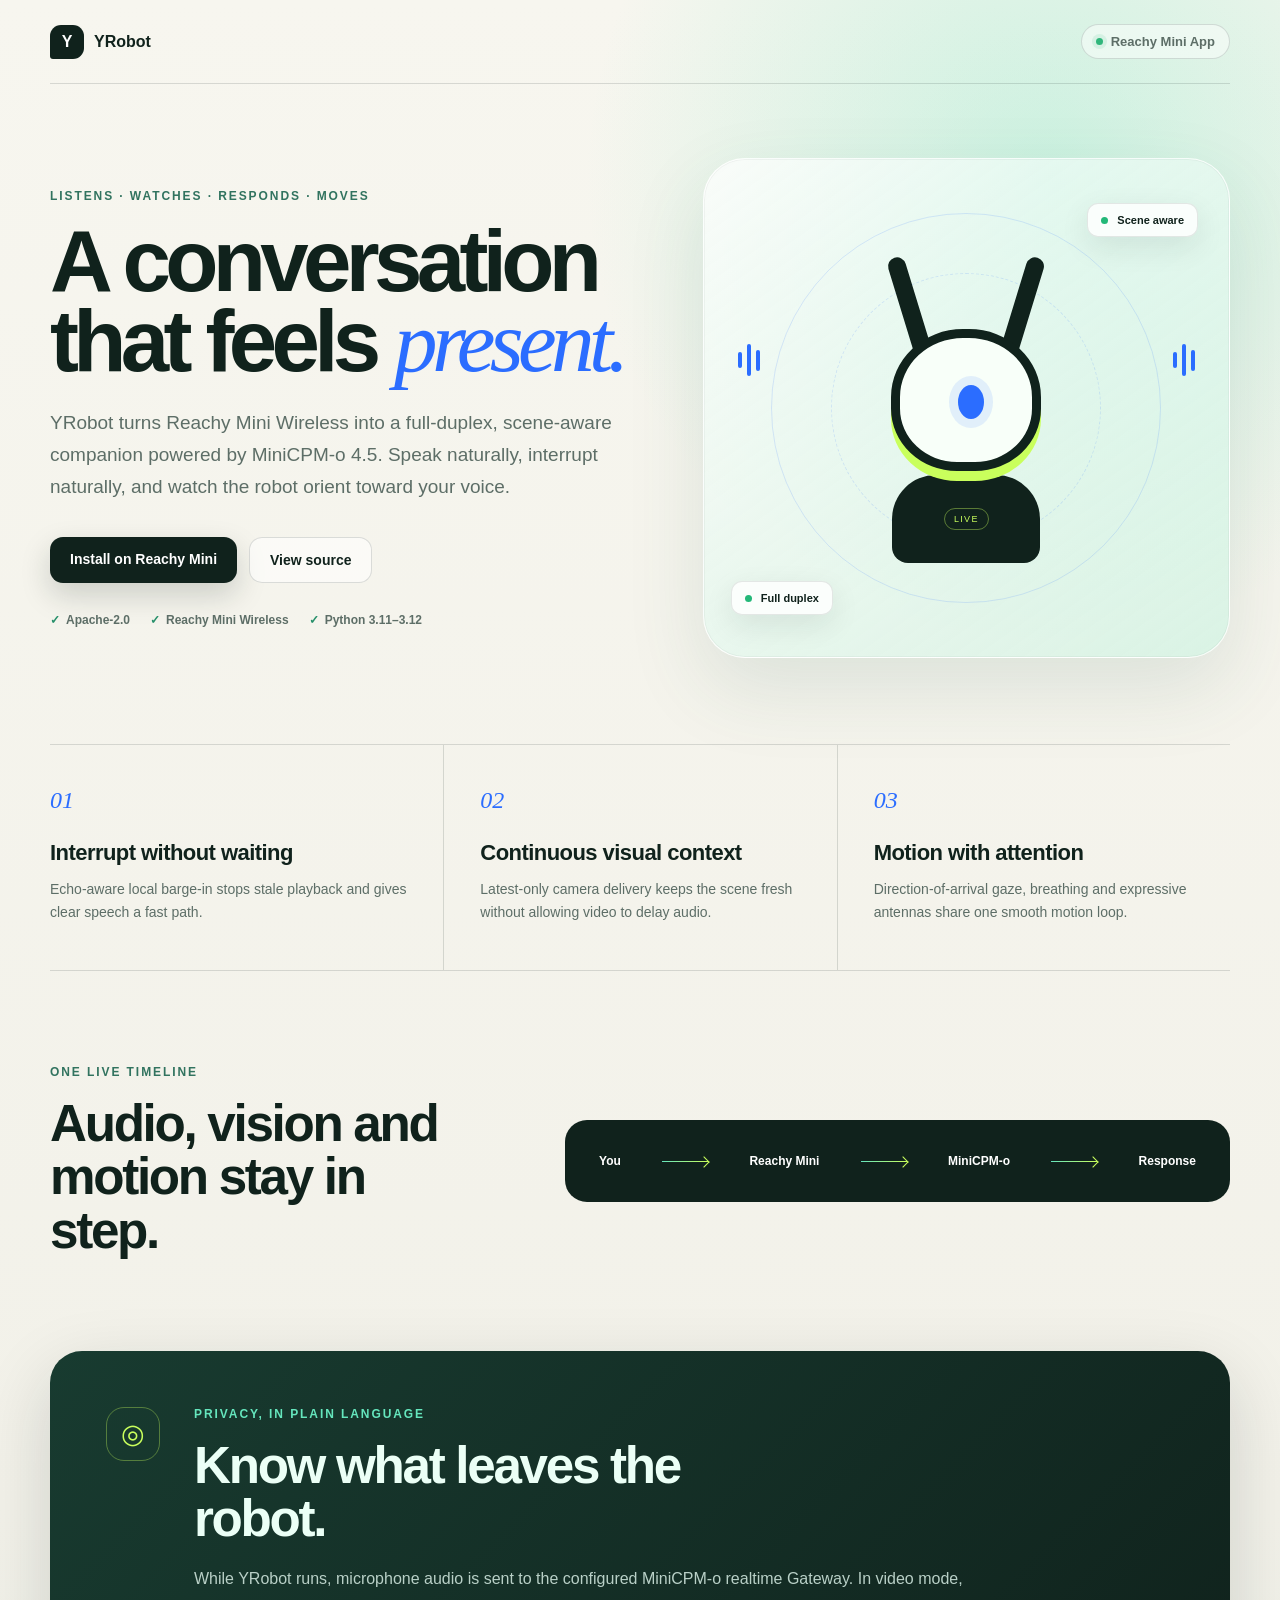
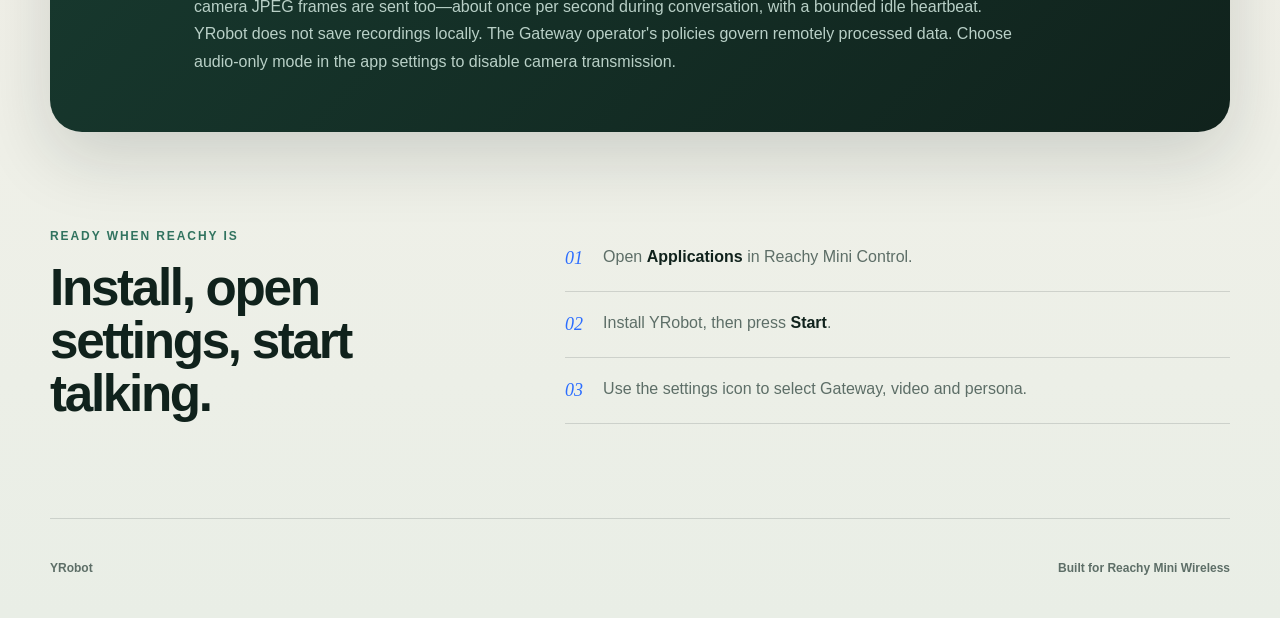
<file: index.html>
<!doctype html>
<html lang="en">
  <head>
    <meta charset="utf-8" />
    <meta name="viewport" content="width=device-width, initial-scale=1" />
    <meta
      name="description"
      content="YRobot gives Reachy Mini Wireless a full-duplex voice, continuous vision, responsive gaze and expressive motion."
    />
    <title>YRobot — Full-duplex conversation for Reachy Mini</title>
    <link rel="stylesheet" href="style.css" />
  </head>
  <body>
    <header class="site-header">
      <a class="brand" href="#top" aria-label="YRobot home">
        <span class="brand-mark" aria-hidden="true">Y</span>
        <span>YRobot</span>
      </a>
      <span class="store-badge"><i></i> Reachy Mini App</span>
    </header>

    <main id="top">
      <section class="hero">
        <div class="hero-copy">
          <p class="eyebrow">LISTENS · WATCHES · RESPONDS · MOVES</p>
          <h1>A conversation that feels <em>present.</em></h1>
          <p class="lede">
            YRobot turns Reachy Mini Wireless into a full-duplex, scene-aware companion
            powered by MiniCPM-o 4.5. Speak naturally, interrupt naturally, and watch the
            robot orient toward your voice.
          </p>
          <div class="hero-actions">
            <a class="button primary" href="#install">Install on Reachy Mini</a>
            <a class="button secondary" href="https://github.com/thomas-yanxin/YRobot">View source</a>
          </div>
          <div class="trust-row" aria-label="Project facts">
            <span>Apache-2.0</span>
            <span>Reachy Mini Wireless</span>
            <span>Python 3.11–3.12</span>
          </div>
        </div>

        <div class="robot-stage" aria-label="Abstract illustration of an attentive robot">
          <div class="orbit orbit-one"></div>
          <div class="orbit orbit-two"></div>
          <div class="sound-wave wave-left"><i></i><i></i><i></i></div>
          <div class="sound-wave wave-right"><i></i><i></i><i></i></div>
          <div class="robot">
            <div class="antenna left"></div>
            <div class="antenna right"></div>
            <div class="head"><div class="eye"></div></div>
            <div class="neck"></div>
            <div class="body"><span>LIVE</span></div>
          </div>
          <div class="status-chip chip-vision"><b></b> Scene aware</div>
          <div class="status-chip chip-audio"><b></b> Full duplex</div>
        </div>
      </section>

      <section class="feature-grid" aria-label="YRobot capabilities">
        <article>
          <span class="feature-number">01</span>
          <h2>Interrupt without waiting</h2>
          <p>Echo-aware local barge-in stops stale playback and gives clear speech a fast path.</p>
        </article>
        <article>
          <span class="feature-number">02</span>
          <h2>Continuous visual context</h2>
          <p>Latest-only camera delivery keeps the scene fresh without allowing video to delay audio.</p>
        </article>
        <article>
          <span class="feature-number">03</span>
          <h2>Motion with attention</h2>
          <p>Direction-of-arrival gaze, breathing and expressive antennas share one smooth motion loop.</p>
        </article>
      </section>

      <section class="signal-section">
        <div>
          <p class="eyebrow">ONE LIVE TIMELINE</p>
          <h2>Audio, vision and motion stay in step.</h2>
        </div>
        <div class="signal-flow" aria-label="YRobot information flow">
          <span>You</span><i></i><span>Reachy Mini</span><i></i><span>MiniCPM-o</span><i></i><span>Response</span>
        </div>
      </section>

      <section class="privacy-section" id="privacy">
        <div class="privacy-icon" aria-hidden="true">◎</div>
        <div>
          <p class="eyebrow">PRIVACY, IN PLAIN LANGUAGE</p>
          <h2>Know what leaves the robot.</h2>
          <p>
            While YRobot runs, microphone audio is sent to the configured MiniCPM-o realtime
            Gateway. In video mode, camera JPEG frames are sent too—about once per second during
            conversation, with a bounded idle heartbeat. YRobot does not save recordings locally.
            The Gateway operator's policies govern remotely processed data. Choose audio-only mode
            in the app settings to disable camera transmission.
          </p>
        </div>
      </section>

      <section class="install-section" id="install">
        <div>
          <p class="eyebrow">READY WHEN REACHY IS</p>
          <h2>Install, open settings, start talking.</h2>
        </div>
        <ol>
          <li><b>01</b><span>Open <strong>Applications</strong> in Reachy Mini Control.</span></li>
          <li><b>02</b><span>Install YRobot, then press <strong>Start</strong>.</span></li>
          <li><b>03</b><span>Use the settings icon to select Gateway, video and persona.</span></li>
        </ol>
      </section>
    </main>

    <footer>
      <span>YRobot</span>
      <span>Built for Reachy Mini Wireless</span>
    </footer>
  </body>
</html>
</file>
<file: style.css>
:root {
  --ink: #10221c;
  --muted: #5d6e67;
  --paper: #f2f1e9;
  --lime: #c9ff5c;
  --mint: #65e6bd;
  --blue: #2b6dff;
  --line: rgba(16, 34, 28, 0.14);
  --card: rgba(255, 255, 255, 0.64);
}

* { box-sizing: border-box; }
html { scroll-behavior: smooth; }
body {
  margin: 0;
  color: var(--ink);
  background:
    radial-gradient(circle at 82% 8%, rgba(101, 230, 189, 0.3), transparent 29rem),
    linear-gradient(180deg, #f7f6ef 0%, var(--paper) 68%, #e9eee6 100%);
  font-family: Inter, ui-sans-serif, -apple-system, BlinkMacSystemFont, "Segoe UI", sans-serif;
}

a { color: inherit; }
.site-header,
main,
footer { width: min(1180px, calc(100% - 40px)); margin-inline: auto; }

.site-header {
  height: 84px;
  display: flex;
  align-items: center;
  justify-content: space-between;
  border-bottom: 1px solid var(--line);
}

.brand { display: flex; gap: 10px; align-items: center; font-weight: 800; text-decoration: none; }
.brand-mark {
  width: 34px;
  height: 34px;
  display: grid;
  place-items: center;
  color: white;
  background: var(--ink);
  border-radius: 11px 11px 11px 3px;
}
.store-badge {
  display: flex;
  align-items: center;
  gap: 8px;
  padding: 9px 14px;
  border: 1px solid var(--line);
  border-radius: 999px;
  color: var(--muted);
  font-size: 13px;
  font-weight: 700;
  background: rgba(255, 255, 255, 0.48);
}
.store-badge i { width: 7px; height: 7px; border-radius: 50%; background: #30b67b; box-shadow: 0 0 0 4px rgba(48, 182, 123, 0.12); }

.hero {
  min-height: 660px;
  display: grid;
  grid-template-columns: 1.05fr 0.95fr;
  align-items: center;
  gap: 70px;
  padding: 64px 0 76px;
}
.eyebrow { margin: 0 0 18px; font-size: 12px; font-weight: 850; letter-spacing: 0.16em; color: #31735f; }
h1, h2, p { margin-top: 0; }
h1 { margin-bottom: 25px; max-width: 720px; font-size: clamp(54px, 6.8vw, 92px); line-height: 0.92; letter-spacing: -0.065em; }
h1 em { color: var(--blue); font-family: Georgia, serif; font-weight: 500; }
.lede { max-width: 650px; color: var(--muted); font-size: 19px; line-height: 1.68; }
.hero-actions { display: flex; gap: 12px; margin: 34px 0 30px; }
.button { padding: 14px 20px; border-radius: 13px; font-size: 14px; font-weight: 800; text-decoration: none; transition: transform 160ms ease, box-shadow 160ms ease; }
.button:hover { transform: translateY(-2px); }
.button.primary { color: white; background: var(--ink); box-shadow: 0 12px 30px rgba(16, 34, 28, 0.18); }
.button.secondary { border: 1px solid var(--line); background: rgba(255, 255, 255, 0.55); }
.trust-row { display: flex; flex-wrap: wrap; gap: 20px; color: var(--muted); font-size: 12px; font-weight: 700; }
.trust-row span::before { content: "✓"; margin-right: 6px; color: #258f69; }

.robot-stage {
  position: relative;
  min-height: 500px;
  display: grid;
  place-items: center;
  overflow: hidden;
  border: 1px solid rgba(255, 255, 255, 0.8);
  border-radius: 42px;
  background: linear-gradient(145deg, rgba(255, 255, 255, 0.72), rgba(193, 242, 221, 0.52));
  box-shadow: inset 0 0 0 1px rgba(16, 34, 28, 0.04), 0 30px 80px rgba(42, 102, 81, 0.12);
}
.orbit { position: absolute; border: 1px solid rgba(43, 109, 255, 0.15); border-radius: 50%; }
.orbit-one { width: 390px; height: 390px; }
.orbit-two { width: 270px; height: 270px; border-style: dashed; animation: spin 24s linear infinite; }
@keyframes spin { to { transform: rotate(360deg); } }
.robot { position: relative; z-index: 2; width: 220px; height: 310px; }
.antenna { position: absolute; top: 0; width: 18px; height: 108px; border-radius: 12px; background: var(--ink); transform-origin: bottom; }
.antenna.left { left: 61px; transform: rotate(-17deg); }
.antenna.right { right: 61px; transform: rotate(17deg); }
.head { position: absolute; z-index: 2; top: 76px; left: 35px; width: 150px; height: 142px; border: 9px solid var(--ink); border-radius: 48% 48% 44% 44%; background: #f8fff9; box-shadow: 0 10px 0 var(--lime); }
.eye { position: absolute; top: 47px; left: 58px; width: 26px; height: 34px; border-radius: 50%; background: var(--blue); box-shadow: 0 0 0 9px rgba(43, 109, 255, 0.11); animation: blink 4.5s infinite; }
@keyframes blink { 0%, 44%, 50%, 100% { transform: scaleY(1); } 47% { transform: scaleY(0.08); } }
.neck { position: absolute; top: 210px; left: 89px; width: 42px; height: 35px; background: var(--ink); }
.body { position: absolute; bottom: 0; left: 36px; width: 148px; height: 88px; display: grid; place-items: center; border-radius: 44px 44px 16px 16px; background: var(--ink); }
.body span { padding: 5px 9px; color: var(--lime); border: 1px solid rgba(201, 255, 92, 0.4); border-radius: 999px; font-size: 9px; letter-spacing: 0.14em; }
.sound-wave { position: absolute; top: 185px; z-index: 3; display: flex; align-items: center; gap: 5px; }
.sound-wave.wave-left { left: 34px; }
.sound-wave.wave-right { right: 34px; }
.sound-wave i { display: block; width: 4px; border-radius: 3px; background: var(--blue); animation: wave 1s ease-in-out infinite alternate; }
.sound-wave i:nth-child(1) { height: 16px; }
.sound-wave i:nth-child(2) { height: 32px; animation-delay: 120ms; }
.sound-wave i:nth-child(3) { height: 21px; animation-delay: 220ms; }
@keyframes wave { to { transform: scaleY(0.45); opacity: 0.45; } }
.status-chip { position: absolute; z-index: 4; padding: 10px 13px; border: 1px solid rgba(16, 34, 28, 0.1); border-radius: 11px; background: rgba(255, 255, 255, 0.82); box-shadow: 0 10px 30px rgba(16, 34, 28, 0.09); font-size: 11px; font-weight: 800; }
.status-chip b { display: inline-block; width: 7px; height: 7px; margin-right: 6px; border-radius: 50%; background: #23b878; }
.chip-vision { top: 44px; right: 31px; }
.chip-audio { bottom: 42px; left: 27px; }

.feature-grid { display: grid; grid-template-columns: repeat(3, 1fr); border-top: 1px solid var(--line); border-bottom: 1px solid var(--line); }
.feature-grid article { padding: 42px 36px 46px 0; }
.feature-grid article + article { padding-left: 36px; border-left: 1px solid var(--line); }
.feature-number { font: italic 24px Georgia, serif; color: var(--blue); }
.feature-grid h2 { margin: 26px 0 12px; font-size: 22px; letter-spacing: -0.025em; }
.feature-grid p { margin: 0; color: var(--muted); font-size: 14px; line-height: 1.65; }

.signal-section, .install-section { padding: 94px 0; display: grid; grid-template-columns: 0.78fr 1.22fr; gap: 90px; align-items: center; }
.signal-section h2, .install-section h2, .privacy-section h2 { max-width: 560px; margin: 0; font-size: clamp(34px, 4vw, 55px); line-height: 1.04; letter-spacing: -0.045em; }
.signal-flow { padding: 34px; display: flex; align-items: center; justify-content: space-between; border-radius: 22px; color: white; background: var(--ink); }
.signal-flow span { font-size: 12px; font-weight: 800; }
.signal-flow i { width: 46px; height: 1px; background: linear-gradient(90deg, var(--mint), var(--lime)); position: relative; }
.signal-flow i::after { content: ""; position: absolute; right: 0; top: -3px; width: 7px; height: 7px; border-top: 1px solid var(--lime); border-right: 1px solid var(--lime); transform: rotate(45deg); }

.privacy-section { padding: 56px; display: grid; grid-template-columns: auto 1fr; gap: 34px; align-items: start; color: #ebfff6; border-radius: 32px; background: linear-gradient(135deg, #183b30, #10221c); box-shadow: 0 24px 70px rgba(16, 34, 28, 0.16); }
.privacy-section .eyebrow { color: var(--mint); }
.privacy-section h2 { margin-bottom: 20px; }
.privacy-section p:last-child { max-width: 820px; margin: 0; color: #b9d0c7; line-height: 1.72; }
.privacy-icon { width: 54px; height: 54px; display: grid; place-items: center; border: 1px solid rgba(201, 255, 92, 0.35); border-radius: 18px; color: var(--lime); font-size: 27px; }

.install-section ol { list-style: none; padding: 0; margin: 0; }
.install-section li { display: flex; gap: 20px; padding: 22px 0; border-bottom: 1px solid var(--line); color: var(--muted); }
.install-section li b { color: var(--blue); font: italic 18px Georgia, serif; }
.install-section strong { color: var(--ink); }
footer { min-height: 100px; display: flex; align-items: center; justify-content: space-between; color: var(--muted); border-top: 1px solid var(--line); font-size: 12px; font-weight: 700; }

@media (max-width: 900px) {
  .hero { grid-template-columns: 1fr; gap: 45px; }
  .robot-stage { min-height: 450px; }
  .feature-grid { grid-template-columns: 1fr; }
  .feature-grid article, .feature-grid article + article { padding: 32px 0; border-left: 0; border-top: 1px solid var(--line); }
  .feature-grid article:first-child { border-top: 0; }
  .signal-section, .install-section { grid-template-columns: 1fr; gap: 42px; }
}

@media (max-width: 600px) {
  .site-header, main, footer { width: min(100% - 28px, 1180px); }
  .site-header { height: 68px; }
  .store-badge { padding: 7px 10px; font-size: 11px; }
  .hero { min-height: 0; padding: 48px 0 60px; }
  h1 { font-size: 54px; }
  .lede { font-size: 16px; }
  .hero-actions { flex-direction: column; }
  .button { text-align: center; }
  .robot-stage { min-height: 390px; border-radius: 28px; }
  .robot { transform: scale(0.85); }
  .signal-flow { padding: 24px 18px; }
  .signal-flow span { font-size: 9px; }
  .signal-flow i { width: 18px; }
  .privacy-section { padding: 32px 24px; grid-template-columns: 1fr; }
  footer { gap: 20px; }
}
</file>
